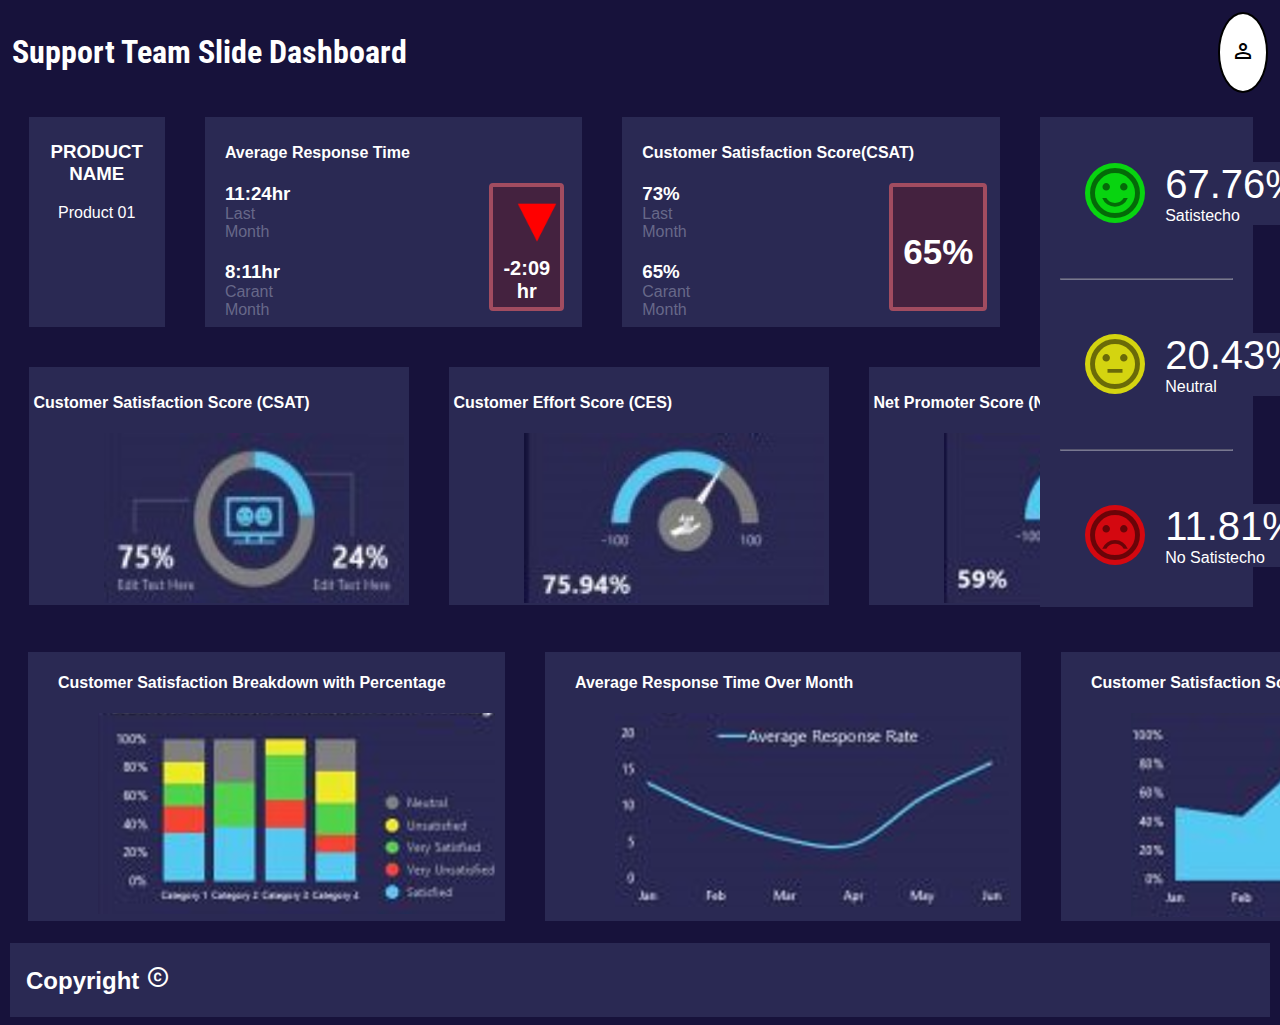
<file: index.html>
<!DOCTYPE html>
<html >
    <head>
        <link rel="stylesheet" href="css/estilos_generales.css">
        <link rel="stylesheet" href="css/estilos_index.css">
        <!-- ICONOS DE GOOGLE -->
        <link href="https://fonts.googleapis.com/icon?family=Material+Icons" rel="stylesheet">
        <link href="https://fonts.googleapis.com/css2?family=Roboto+Condensed:wght@300&display=swap" rel="stylesheet">
        <link rel="stylesheet" href="https://fonts.googleapis.com/css2?family=Material+Symbols+Outlined:opsz,wght,FILL,GRAD@20..48,100..700,0..1,-50..200" />
    </head>

    <body>
        <header>
                <h1>Support Team Slide Dashboard</h1>
                <button id="btn-perfil" >
                    <a href="perfil.html"><span class="material-symbols-outlined">person</span></a>
                </button>
        </header>

        <main>
            <div id="bloque-sup">
                <div id="bloque-izq">
                    <div id="bloque-izq-sup">
                        <!-- PRODUCT NAME -->
                        <div class="bloque primeraFila primeroPrimeraFila">
                            <h3>PRODUCT NAME</h3>
                            <p>Product 01</p>
                        </div>
                        
                        <!-- AVERAGE RESPONSE TIME -->
                        <div class="bloque primeraFila">
                            <h4>Average Response Time</h4>
                            <div class="csatBloque">
                                <div class="csatBloqueIzquierdo">
                                    <div>
                                        <h3 class="sinMargen">11:24hr</h3>
                                        <p class="csatDescripcion sinMargen">Last Month</p>
                                    </div>
                                    <div class="margenSeparacion">
                                        <h3 class="sinMargen">8:11hr</h3>
                                        <p class="csatDescripcion sinMargen">Carant Month</p>
                                    </div>
                                </div>

                                <div class="bloqueBordeRojo ">
                                    <img src="img/Red_triangle.svg.png" class="imagentriangulo">
                                    <h3 id="bloqueletra">-2:09 hr</h3>
                                </div>
                            </div>
                        </div>

                        <!-- CUSTOMER SATISFACTION STORE -->
                        <div class="bloque primeraFila">
                            <h4>Customer Satisfaction Score(CSAT)</h4>
                            <div class="csatBloque">
                                <div class="csatBloqueIzquierdo">
                                    <div >
                                        <h3 class="sinMargen">73%</h3>
                                        <p class="csatDescripcion sinMargen">Last Month</p>
                                    </div>
                                    <div class="margenSeparacion">
                                        <h3 class="sinMargen">65%</h3>
                                        <p class="csatDescripcion sinMargen">Carant Month</p>
                                    </div>
                                </div>
                                
                                <div class="bloqueBordeRojo csatCentrado">
                                    <h3 id="csatLetra">65%</h3>
                                </div>
                            </div>
                        </div>
                    </div>

                    <div id="bloque-izq-inf">
                        <!-- CUSTOMER SATISFACTION STORE2 -->
                        <div class="bloque segundaFila">
                            <h4>Customer Satisfaction Score (CSAT)</h4>
                            <img src="img/customer satisfaction score.jpg" class="imag">
                        </div>

                        <!-- CUSTOMER EFFORT SCORE -->
                        <div class="bloque segundaFila">
                            <h4>Customer Effort Score (CES)</h4>
                            <img src="img/customer effort score.jpg" class="imag">
                        </div>

                        <!-- NET PROMOTER SCORE -->
                        <div class="bloque segundaFila">
                            <h4>Net Promoter Score (NPS)</h4>
                            <img src="img/Captura de pantalla (77).png" class="imag">
                        </div>
                    </div>
                </div>
                
                <div id="bloque-der">
                    <div class="bloque" id="faces">
                        <!-- Cara Feliz -->
                        <div class="conformidad-nivel">
                            <div class="conformidad-icono fondo-verde80">
                                <span class=" material-icons tr50 icono-grande">
                                    sentiment_satisfied   </span>
                            </div>
                            
                            <div class="conformidad-detalle">
                                <div class="conformidad-valor"> 67.76%</div>
                                <div class="conformidad-descripcion"> Satistecho </div>
                            </div>
                        </div>

                        <hr>

                        <!-- Cara disconforme -->
                        <div class="conformidad-nivel">
                            <div class="conformidad-icono fondo-amarillo80">
                                <span class="material-icons tr50 icono-grande">
                                    sentiment_neutral   </span>
                            </div>
                            
                            <div class="conformidad-detalle">
                                <div class="conformidad-valor"> 20.43%</div>
                                <div class="conformidad-descripcion"> Neutral </div>
                            </div>
                        </div>

                        <hr>

                        <!-- CARA TRISTE -->
                        <div class="conformidad-nivel">
                            <div class="conformidad-icono fondo-rojo80  ">
                                <span class=" material-icons tr50 icono-grande">
                                    sentiment_dissatisfied   </span>
                            </div>                        
                            <div class="conformidad-detalle">
                                <div class="conformidad-valor"> 11.81%</div>
                                <div class="conformidad-descripcion"> No Satistecho </div>
                            </div>
                        </div>
                    </div>
                </div>
            </div>

            <div id="bloque-inf">
                <div class="bloque bloque-inf-css">
                    <h4>Customer Satisfaction Breakdown with Percentage</h4>
                    <img src="img/Captura de pantalla (78).png" class="posimagen">
                </div>

                <div class="bloque bloque-inf-css">
                    <h4>Average Response Time Over Month</h4>
                    <img src="img/Captura de pantalla (79).png" class="posimagen">
                </div>

                <div class="bloque bloque-inf-css">
                    <h4>Customer Satisfaction Score (CSAT) Over Month</h4>
                    <img src="img/Captura de pantalla (80).png" class="posimagen">
                </div>

            </div>
        </main>

        <footer>
            <h2>Copyright 
                <span class="material-icons">
                copyright
                </span>
            </h2>
        </footer>
    </body>
</html>
</file>
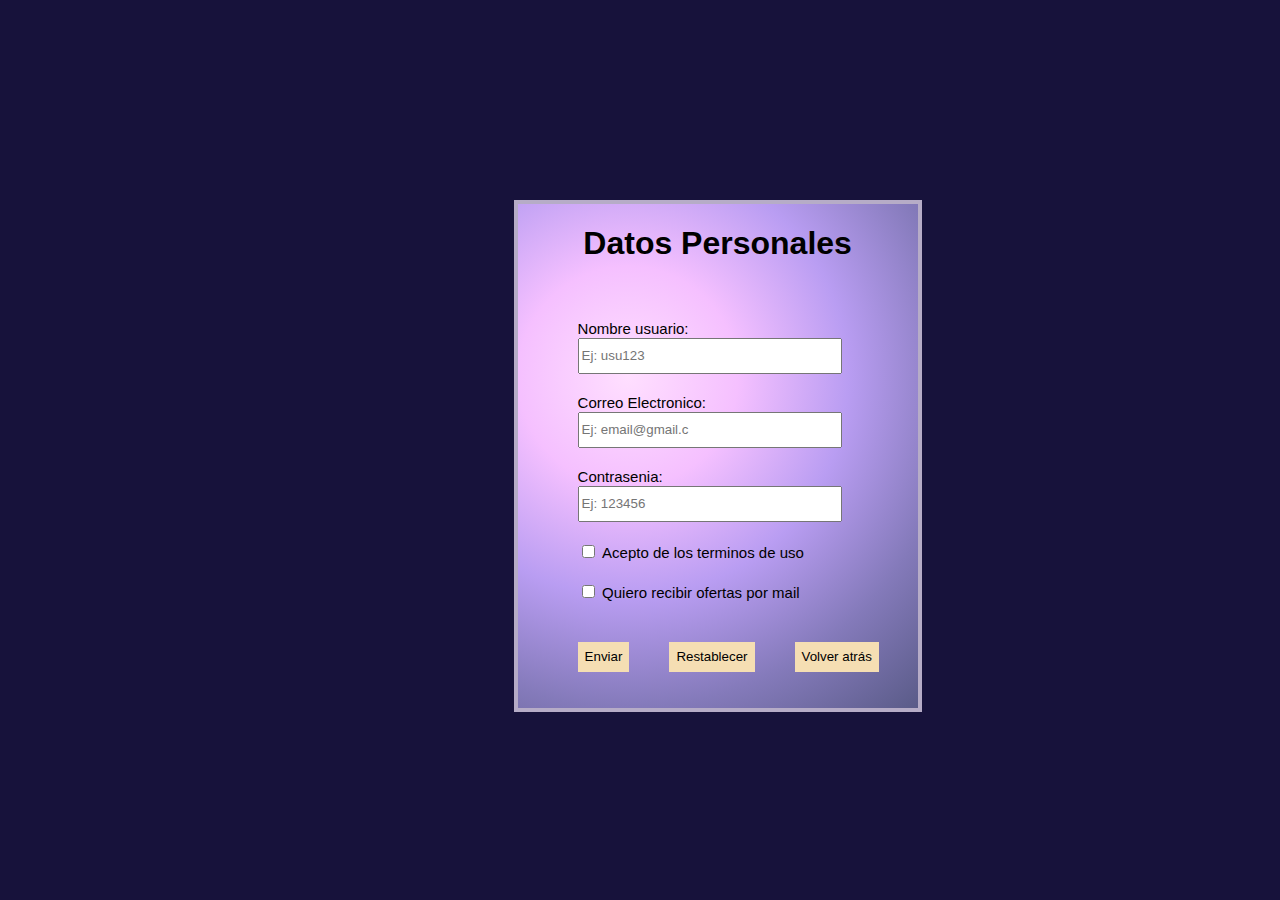
<file: perfil.html>
<!DOCTYPE html>
<html >
    <head>
        <link rel="stylesheet" href="css/estilos_generales.css">
        <link rel="stylesheet" href="css/estilos_perfil.css">
        <!-- ICONOS DE GOOGLE -->
        <link href="https://fonts.googleapis.com/icon?family=Material+Icons" rel="stylesheet">
        <link href="https://fonts.googleapis.com/css2?family=Roboto+Condensed:wght@300&display=swap" rel="stylesheet">
        <link rel="stylesheet" href="https://fonts.googleapis.com/css2?family=Material+Symbols+Outlined:opsz,wght,FILL,GRAD@20..48,100..700,0..1,-50..200" />
    </head>
    
    <body>
        <main>
            <div id="contenedor">
                <form action="servidor.html" method="POST">
                    <h1> Datos Personales </h1>
                    <ul>
                        <li>
                            <label for="inNombreUsuario"> Nombre usuario: </label>
                            <input class="bloques" type="text" id="inNombreUsuario" placeholder="Ej: usu123" name="nombre_usuario" required>
                        </li>

                        <li>
                            <label for="inEmail"> Correo Electronico: </label>
                            <input class="bloques" type="email" id="inEmail" name="email_usuario" placeholder="Ej: email@gmail.c" required>
                        </li>

                        <li>
                            <label for="inPassword"> Contrasenia: </label>
                            <input class="bloques" type="password" id="inPassword" name="password_usuario" placeholder="Ej: 123456" required>
                        </li>

                        <li>
                            <input type="checkbox" id="inCheck" required>
                            <label for="inCheck"> Acepto de los terminos de uso </label>
                        </li>

                        <li>
                            <input type="checkbox" id="inCheckmail" required>
                            <label for="inCheckmail"> Quiero recibir ofertas por mail </label>
                        </li>

                        <div class="boton">
                            <li>
                                <button type="submit"> Enviar </button>
                            </li>
                            
                            <li>
                                <button type="reset"> Restablecer </button>
                            </li>

                            <li>
                                <button><a href="index.html">Volver atrás </a></button>
                            </li>
                        </div>
                    </ul>
                </form>
            </div>
        </main>
    </body>
</html>
</file>
<file: css/estilos_generales.css>
*{
    font-family: Arial, Helvetica, sans-serif;
}

.rojo{
    color: red !important;
}

.verde{
    color: green !important;
}

.amarillo{
    color: yellow !important;
}

.fondo-verde80{
    background-color: rgba(0,255,0,0.8);
}
.fondo-rojo80{
    background-color: rgba(255,0,0,0.8);
}
.fondo-amarillo80{
    background-color: rgba(255,255,0,0.8);
}

.tr50{
    color: rgba(0,0,0,0.5);
}

a{
    color:black;
    text-decoration-line: none
}

a:visited{
    color: black;
    text-decoration-line: none
}
</file>
<file: css/estilos_index.css>
body{
    background-color: #17123B;
}

.bloque{
    background-color: #2A2953;
    margin: 20px;
    /* border: green solid 5px; */
}

header{
    padding: 4px;
    display: flex;
    flex-direction: row;
}

h1{
    color: white;
    font-weight: bolder;
    font-family: 'Roboto Condensed', sans-serif;
}

main{
    display: flex;
    flex-direction: column;
    justify-content: flex-start;
}

hr {
    width: 80%;
    margin-left: auto;
    margin-right: auto;
    opacity: 0.4;
    }

#bloque-sup{
    display: flex;
    flex-direction: row;
}

#bloque-izq-sup{
    display: flex;
    flex-direction: row;
    justify-content: space-between;
    flex-wrap: nowrap;
}

#bloque-izq{
    display: flex;
    flex-direction: column;
    margin: 0.5px;
    width: 80%;
}

#bloque-inf{
    display: flex;
    flex-direction: row;
    justify-content: flex-start;
    width: 100%;
}

h1{
    color: white;
}


h2{
    color: white;
}

h3{
    color: white;
}

h4{
    color: white;
}

.primeraFila{
    height: 175px;
    width: 70%;
    padding-top: 5px;
    padding-left: 20px;
    padding-right: 20px;
    padding-bottom: 30px;
    /* border: red solid 5px !important; */
}

.primeroPrimeraFila{
    width: 20%;
    text-align: center;
    color:white;
}

#faces{
    display: flex;
    flex-direction: column;
    /* border: blue 5px solid !important; */
    height: 490px;
}

#bloque-izq-inf{
    display: flex;
    flex-direction: row;
    justify-content: space-between;
    flex-wrap: nowrap;
}

#bloque-der{ 
    width: 20%;
}

.segundaFila{
    height: 80%;
    width: 60%;
    /* border: yellow solid 5px !important; */
    padding: 5px;
}

footer{
    background-color: #2A2953 !important;
    margin: 2px;
    padding-left: 16px;
    padding-top: 2px;
    padding-bottom: 2px;
}

footer *{
    background-color: #2A2953 !important;
}

#btn-perfil{
    margin-left: auto;
    background-color: white;
    border-radius: 100%;
    border: black 2px solid;
    width: 4%;
}

.conformidad-nivel{
    display: flex;
    flex-flow: row nowrap;
    justify-content: space-evenly;
    align-items: center;
    background-color: #2A2953;
    padding: 15px;
    margin: 30px;
}

.conformidad-valor{
    font-size: 40px;
    background-color: #2A2953;
    color: white;
}

.icono-grande{
    font-size: 60px !important;
}

.conformidad-icono{
    width: 60px;
    height: 60px;
    border-radius: 50%;
    padding: 0px;
}

.conformidad-descripcion{
    background-color: #2A2953;
    color: white;
}

.conformidad-icono{
    margin-right: 20px;
}

.bloque-inf-css{
    padding-left: 30px;
    padding-right: 30px;
    padding-right: 10px;
    width: 100%;
}

.imag{
    width: 300px;
    height: 170px;
    margin-left: 70px;
}

.csatBloque{
    display: flex;
    flex-direction: row;
}

.bloqueBordeRojo{
    border: #A14C60 4px solid;
    background-color: #44223F;
    border-radius: 4px;
    height: 100px;
    padding: 10px;
    width: 100px;
}

.csatCentrado{
    text-align: center;
}

#csatLetra{
    color:white;
    font-size: 35px;
}

#bloqueletra{
    color: white;
    font-size: 20px;
    text-align: center;
    margin-top: 10px;
}

.csatBloque{
    flex: flex;
    flex-direction: row;
}

.csatBloqueIzquierdo{
    display: flex;
    flex-direction: column;
    margin-right: 59%;
}

.imagentriangulo{
    width: 40px;
    height: 40px;
    margin-left: 30%;
    margin-top: 6px;
}


/* 676889 */
.csatDescripcion{
    color: #676889;
    font-size: 16px;
}

.posimagen{
    margin-left: 40px;
}

.sinMargen{
    margin: 0%;
}

.margenSeparacion{
    margin-top: 20px;
}

@media (max-width:950px){
    #btn-perfil{
        width: 10%;
    }

    #bloque-sup{
        flex-direction: column;
    }
    
    #bloque-izq-sup{
        flex-direction: column;
    }
    #bloque-inf{
        flex-direction: column;
    }
    #bloque-izq-inf{
        flex-direction: column;
    }
    
    .primeroPrimeraFila{
        width: 100%;
    }

    .primeraFila{
        width: 104%;
    }

    .segundaFila{
        width: 111%;
    }

    #bloque-der{ 
        width: 98%;
    }

    .bloque-inf-css{
        width: 83%;
    }

    .csatBloqueIzquierdo{
        margin-right: 67%;
    }

    .imag{
        margin-left: 20%;
    }

    .imagentriangulo{
        margin-left: 27%
    }
}

@media (max-width:600px){
    #bloque-sup{
        flex-direction: column;
    }
    
    #bloque-izq-sup{
        flex-direction: column;
    }
    #bloque-inf{
        flex-direction: column;
    }
    #bloque-izq-inf{
        flex-direction: column;
    }
    
    .primeroPrimeraFila{
        width: 100%;
    }

    .primeraFila{
        width: 104%;
    }

    .segundaFila{
        width: 108%;
    }

    #bloque-der{ 
        width: 92%;
    }

    .bloque-inf-css{
        width: 83%;
    }

    .csatBloqueIzquierdo{
        margin-right: 67%;
    }

    .posimagen{
        margin-left: 1px;
    }

    .imagentriangulo{
        margin-left: 12%
    }
    
    #bloque-der {
        width: 100%;
    }

    .segundaFila{
        width: 112%;
    }

    footer{
        margin-left: 4%;
        margin-right: 3.5%;
    }
}
</file>
<file: css/estilos_perfil.css>
body{
    background-color: #17123B;
}

li{
    margin: 20px;
    list-style-type: none;
}

form{
    background-image: radial-gradient(circle at 27.48% 34.23%, #ffdfff 0, #f5c0ff 25%, #b99df2 50%, #847aba 75%, #5a5b88 100%);
    display: flex;
    flex-direction: column;
    margin-top: 200px;
    margin-left: 40%;
    margin-right: 40%;
    border: 4px solid rgb(182, 172, 199);
    width: 400px;
    background-color: rgb(72, 89, 146);
    align-items: center;
}

.bloques{
    height: 30px;
    width: 80%;
}

label{
    font-family: 'Franklin Gothic Medium', 'Arial Narrow', Arial, sans-serif;
    font-size: 15px;
    padding-right: 20px;
} 

button{
    background-color: wheat;
    height: 30px;
    padding:7px;
    border: none;
}

.boton{
    display: flex;
    flex-direction: row;
}


@media (max-width: 1000px){
    form {
        margin-left: 25%;
    }
}

@media (max-width: 700px){
    form {
        margin-left: 15%;
    }
}

@media (max-width: 600px){
    form {
        margin-left: 9%;
    }
}
</file>
